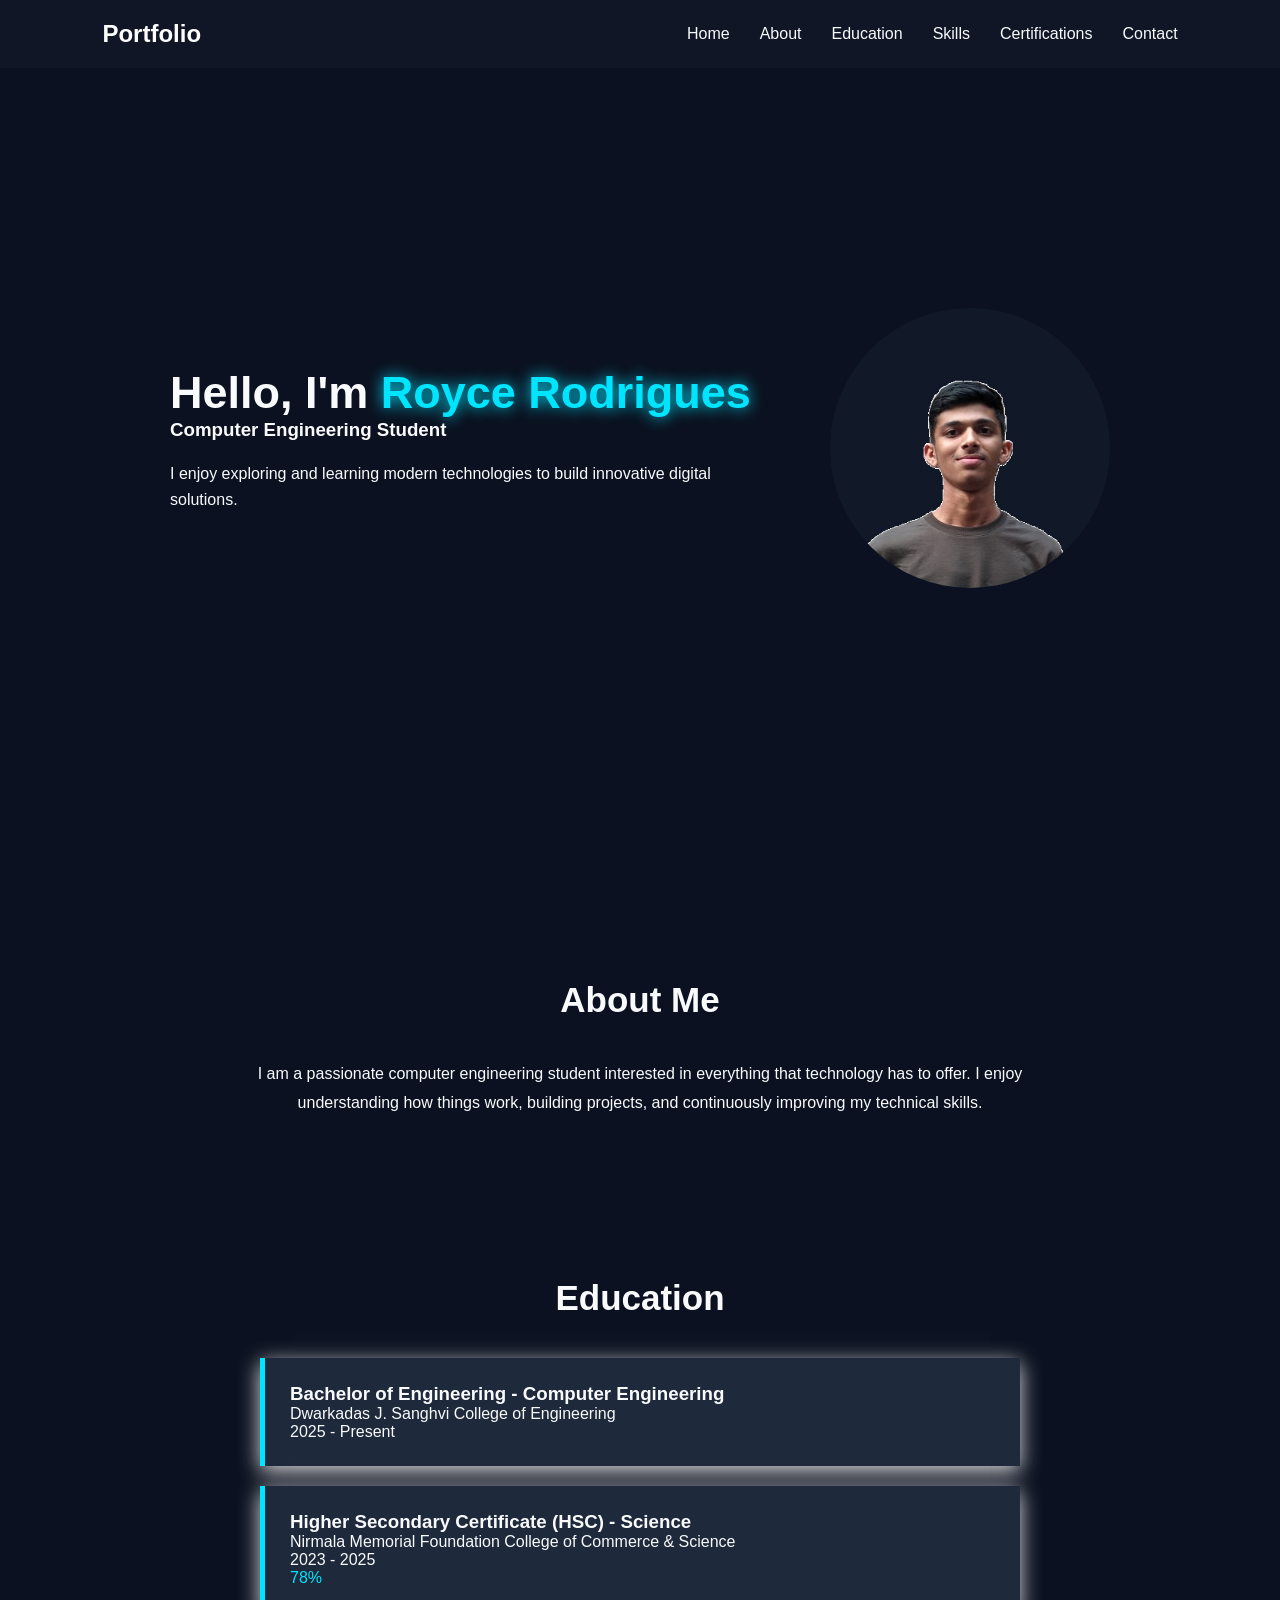
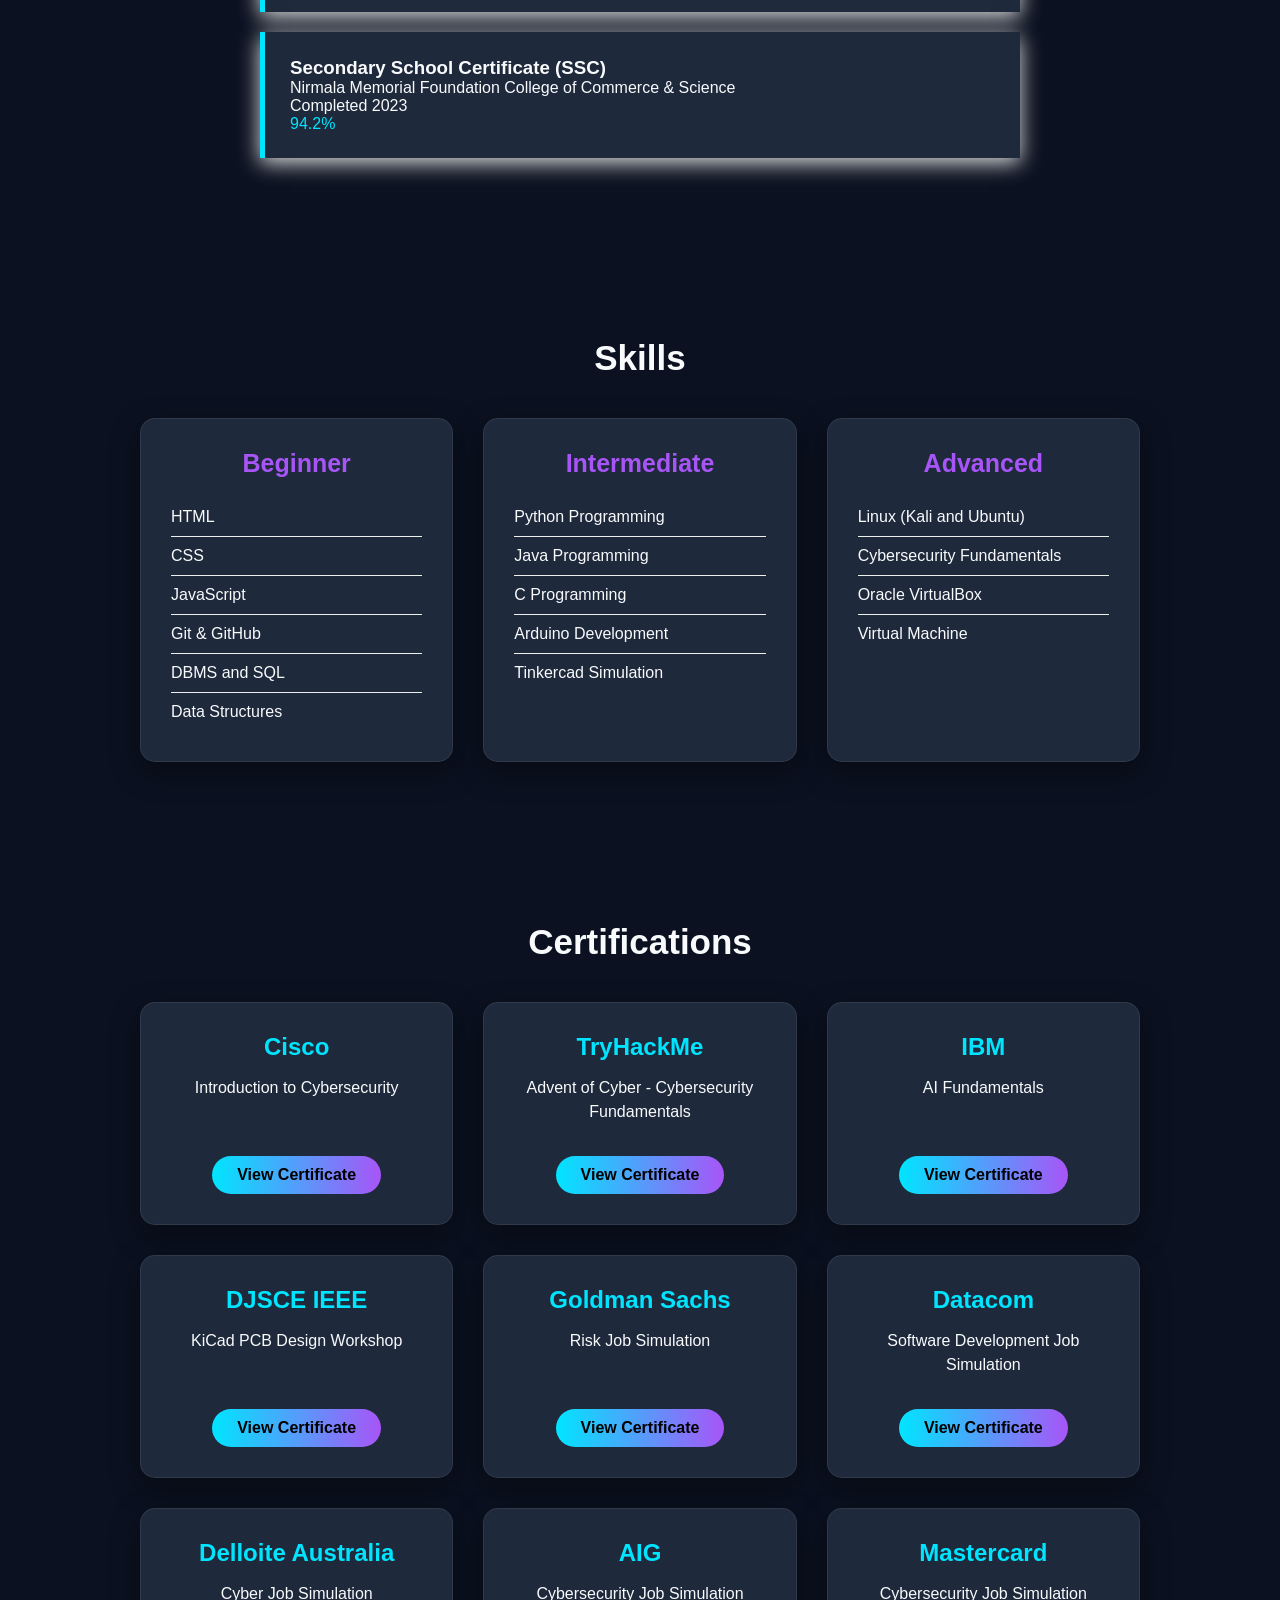
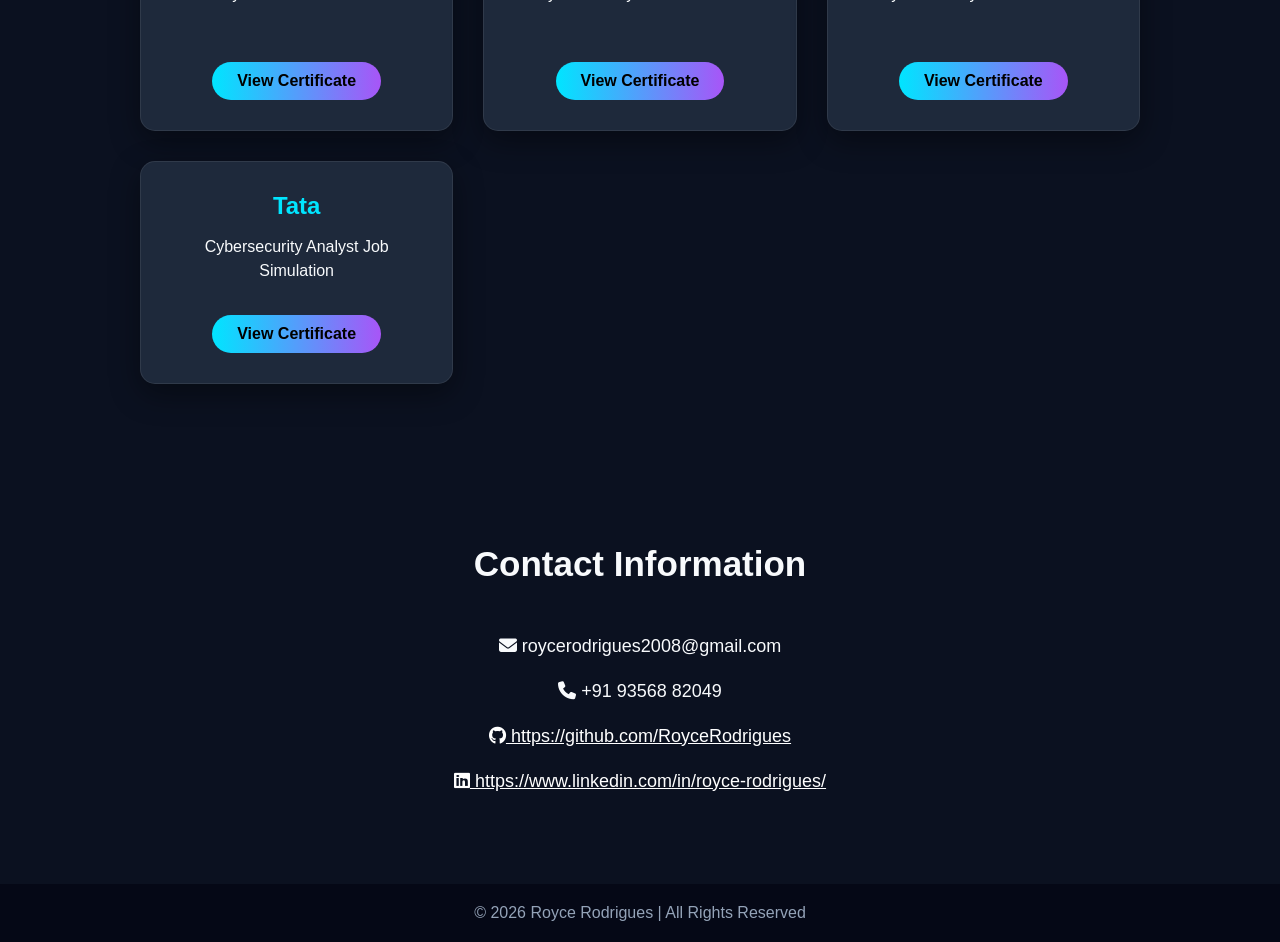
<file: info-tech-tasks/portfolio/index.html>
<!doctype html>
<html lang="en">
  <head>
    <meta charset="UTF-8" />
    <meta name="viewport" content="width=device-width, initial-scale=1.0" />
    <title>My Portfolio</title>

    <link rel="stylesheet" href="style.css" />

    <!-- Icons -->
    <link
      rel="stylesheet"
      href="https://cdnjs.cloudflare.com/ajax/libs/font-awesome/6.5.0/css/all.min.css"
    />
  </head>

  <body>
    <!-- Navigation -->
    <header>
      <nav>
        <h2 class="logo">Portfolio</h2>

        <ul id="menu">
          <li><a href="#home">Home</a></li>
          <li><a href="#about">About</a></li>
          <li><a href="#education">Education</a></li>
          <li><a href="#skills">Skills</a></li>
          <li><a href="#certifications">Certifications</a></li>
          <li><a href="#contact">Contact</a></li>
        </ul>

        <div class="menu-btn" onclick="toggleMenu()">
          <i class="fa-solid fa-bars"></i>
        </div>
      </nav>
    </header>

    <!-- Hero Section -->

    <section id="home" class="hero">
      <div class="hero-text">
        <h1>Hello, I'm <span>Royce Rodrigues</span></h1>

        <h3>Computer Engineering Student</h3>

        <p>
          I enjoy exploring and learning modern technologies to build innovative
          digital solutions.
        </p>

        <!-- <a href="#contact" class="btn"> Contact Me </a> -->
      </div>

      <div class="profile">
        <img src="profile.jpg" alt="Profile Picture" />
      </div>
    </section>

    <!-- About -->

    <section id="about">
      <h2 class="title">About Me</h2>

      <div class="about-container">
        <p>
          I am a passionate computer engineering student interested in
          everything that technology has to offer. I enjoy understanding how
          things work, building projects, and continuously improving my
          technical skills.
        </p>
      </div>
    </section>

    <!-- Education -->

    <section id="education">
      <h2 class="title">Education</h2>

      <div class="timeline">
        <div class="box">
          <h3>Bachelor of Engineering - Computer Engineering</h3>

          <p>Dwarkadas J. Sanghvi College of Engineering</p>

          <span> 2025 - Present </span>
        </div>

        <div class="box">
          <h3>Higher Secondary Certificate (HSC) - Science</h3>

          <p>Nirmala Memorial Foundation College of Commerce & Science</p>

          <span> 2023 - 2025 </span><br />
          <span style="color: #00e5ff"> 78% </span>
        </div>

        <div class="box">
          <h3>Secondary School Certificate (SSC)</h3>

          <p>Nirmala Memorial Foundation College of Commerce & Science</p>

          <span>Completed 2023</span><br />
          <span style="color: #00e5ff">94.2%</span>
        </div>
      </div>
    </section>

    <!-- Skills -->

    <section id="skills">
      <h2 class="title">Skills</h2>

      <div class="skills-category">
        <!-- Beginner Skills -->

        <div class="skill-box">
          <h3>Beginner</h3>

          <ul>
            <li>HTML</li>
            <li>CSS</li>
            <li>JavaScript</li>
            <li>Git & GitHub</li>
            <li>DBMS and SQL</li>
            <li>Data Structures</li>
          </ul>
        </div>

        <!-- Intermediate Skills -->

        <div class="skill-box">
          <h3>Intermediate</h3>
          <ul>
            <li>Python Programming</li>
            <li>Java Programming</li>
            <li>C Programming</li>
            <li>Arduino Development</li>
            <li>Tinkercad Simulation</li>
          </ul>
        </div>

        <!-- Advanced Skills -->

        <div class="skill-box">
          <h3>Advanced</h3>
          <ul>
            <li>Linux (Kali and Ubuntu)</li>
            <li>Cybersecurity Fundamentals</li>
            <li>Oracle VirtualBox</li>
            <li>Virtual Machine</li>
          </ul>
        </div>
      </div>
    </section>

    <!-- Certifications -->

    <section id="certifications">
      <h2 class="title">Certifications</h2>

      <div class="certification-container">
        <div class="cert-card">
          <h3>Cisco</h3>

          <p>Introduction to Cybersecurity</p>

          <a
            href="Certifications/Cisco - Introduction to Cybersecurity.pdf"
            target="_blank"
          >
            View Certificate
          </a>
        </div>

        <div class="cert-card">
          <h3>TryHackMe</h3>

          <p>Advent of Cyber - Cybersecurity Fundamentals</p>

          <a
            href="Certifications/THM - Advent of Cyber_2025.pdf"
            target="_blank"
          >
            View Certificate
          </a>
        </div>
        <div class="cert-card">
          <h3>IBM</h3>

          <p>AI Fundamentals</p>

          <a
            href="Certifications/IBM - Artificial Intelligence Fundamentals .pdf.pdf"
            target="_blank"
          >
            View Certificate
          </a>
        </div>

        <div class="cert-card">
          <h3>DJSCE IEEE</h3>

          <p>KiCad PCB Design Workshop</p>

          <a
            href="Certifications/DJSCE IEEE - KiCad PCB Design Workshop.png"
            target="_blank"
          >
            View Certificate
          </a>
        </div>

        <div class="cert-card">
          <h3>Goldman Sachs</h3>

          <p>Risk Job Simulation</p>

          <a
            href="Certifications/Goldman Sachs - Risk Job Simulation.pdf"
            target="_blank"
          >
            View Certificate
          </a>
        </div>

        <div class="cert-card">
          <h3>Datacom</h3>

          <p>Software Development Job Simulation</p>

          <a
            href="Certifications/Datacom - Software Development Job Simulation.pdf"
            target="_blank"
          >
            View Certificate
          </a>
        </div>

        <div class="cert-card">
          <h3>Delloite Australia</h3>

          <p>Cyber Job Simulation</p>

          <a
            href="Certifications/Delloite Australia - Cyber Job Simulation.pdf"
            target="_blank"
          >
            View Certificate
          </a>
        </div>

        <div class="cert-card">
          <h3>AIG</h3>

          <p>Cybersecurity Job Simulation</p>

          <a
            href="Certifications/AIG - Shields Up_ Cybersecurity Job Simulation.pdf"
            target="_blank"
          >
            View Certificate
          </a>
        </div>

        <div class="cert-card">
          <h3>Mastercard</h3>

          <p>Cybersecurity Job Simulation</p>

          <a
            href="Certifications/Mastercard - Cybersecurity Job Simulation.pdf"
            target="_blank"
          >
            View Certificate
          </a>
        </div>

        <div class="cert-card">
          <h3>Tata</h3>

          <p>Cybersecurity Analyst Job Simulation</p>

          <a
            href="Certifications/Tata - Cybersecurity Analyst Job Simulation.pdf"
            target="_blank"
          >
            View Certificate
          </a>
        </div>
      </div>
    </section>

    <!-- Contact -->

    <section id="contact">
      <h2 class="title">Contact Information</h2>

      <div class="contact-box">
        <p>
          <i class="fa-solid fa-envelope"></i>
          roycerodrigues2008@gmail.com
        </p>

        <p>
          <i class="fa-solid fa-phone"></i>
          +91 93568 82049
        </p>

        <a
          href="https://github.com/RoyceRodrigues"
          target="_blank"
          style="color: #ffffff"
        >
          <i class="fa-brands fa-github"></i>
          https://github.com/RoyceRodrigues
        </a>
        <br />
        <a
          href="https://www.linkedin.com/in/royce-rodrigues/"
          target="_blank"
          style="color: #ffffff"
        >
          <i class="fa-brands fa-linkedin"></i>
          https://www.linkedin.com/in/royce-rodrigues/
        </a>
      </div>
    </section>

    <footer>
      <p>© 2026 Royce Rodrigues | All Rights Reserved</p>
    </footer>

    <script src="script.js"></script>
  </body>
</html>
</file>
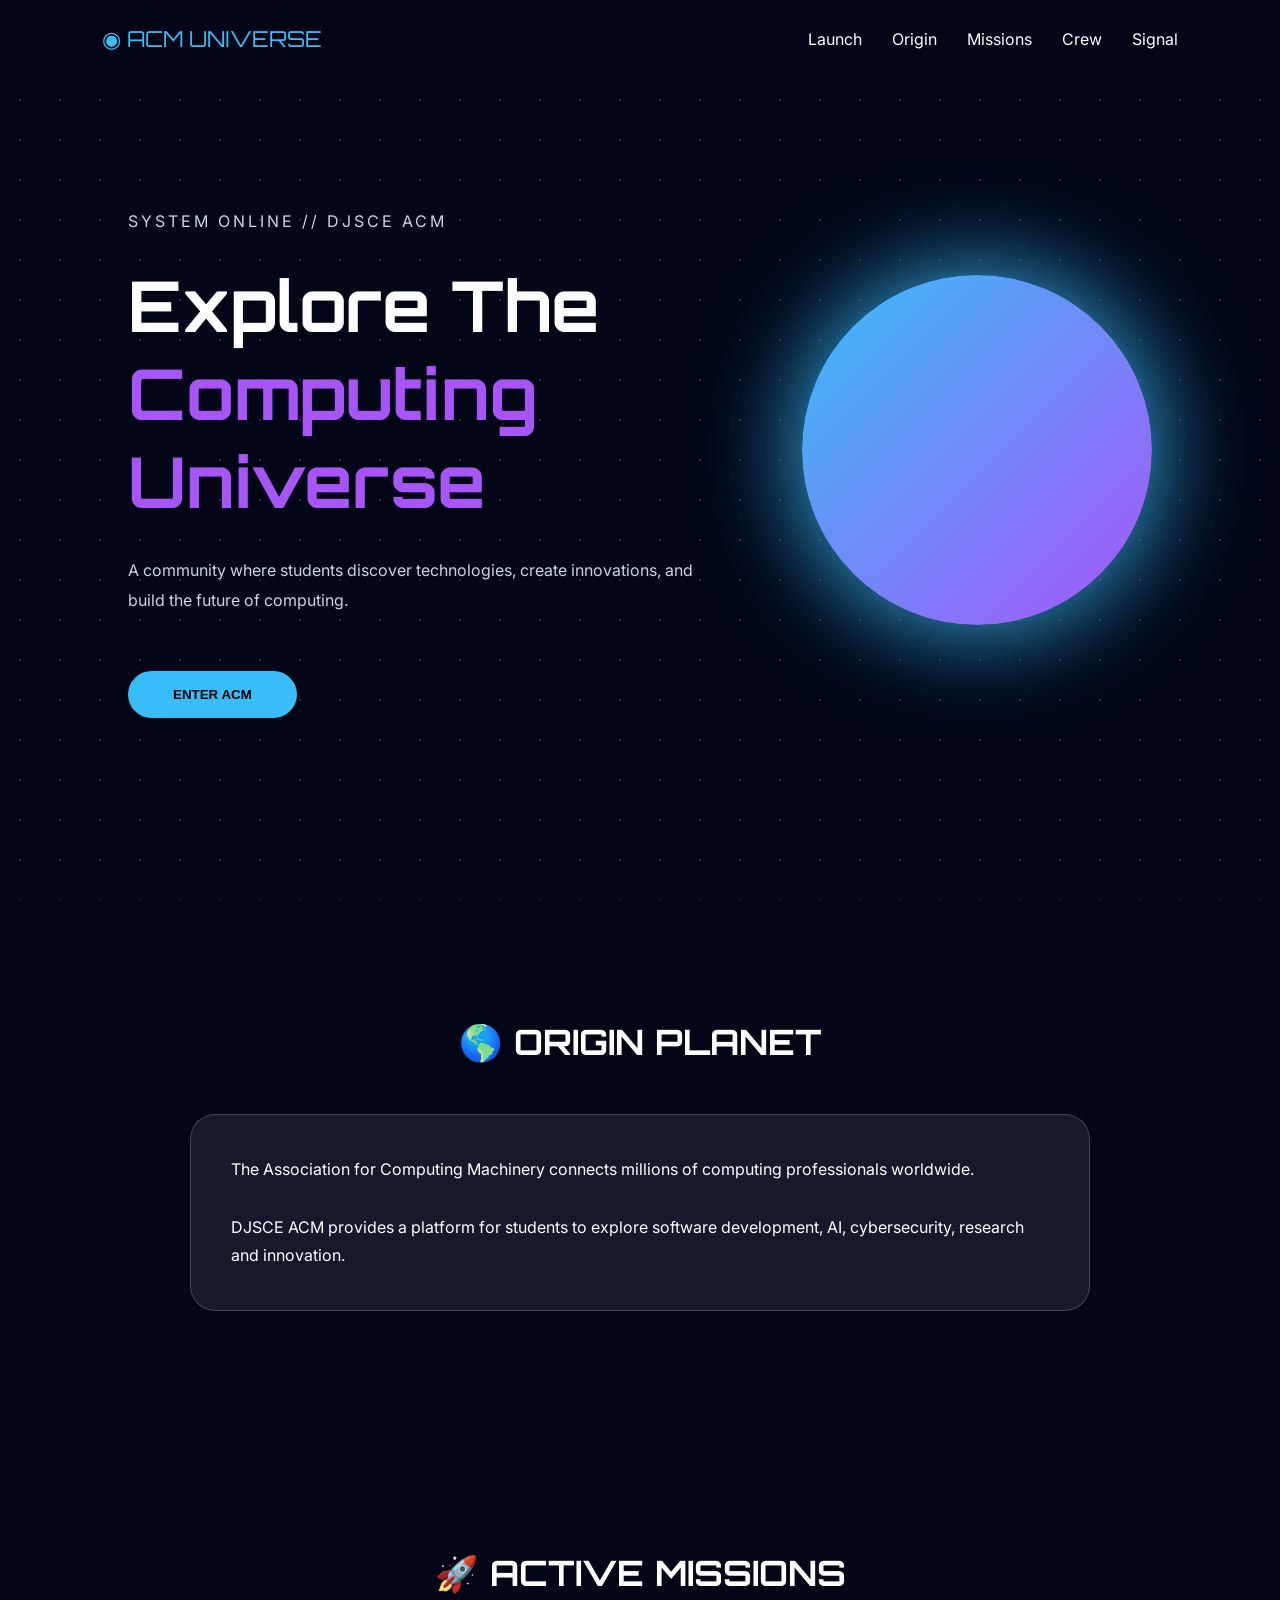
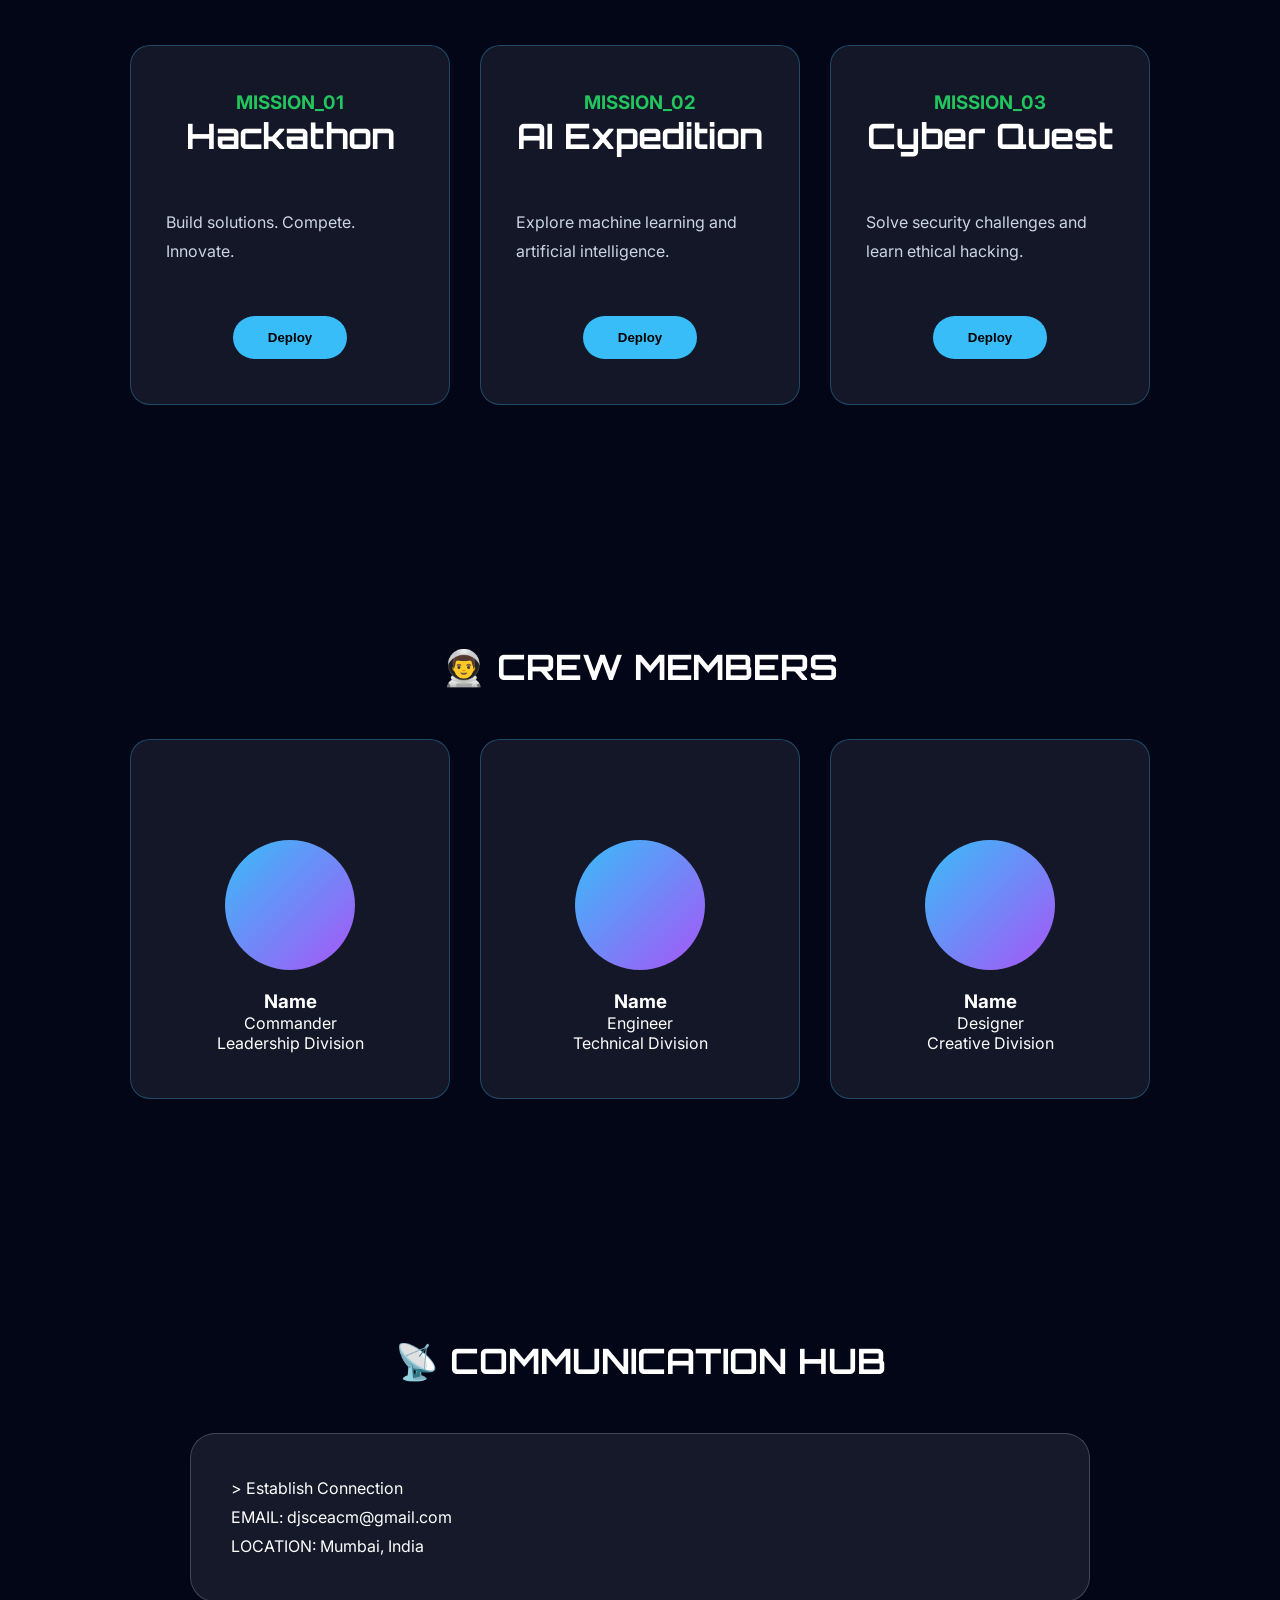
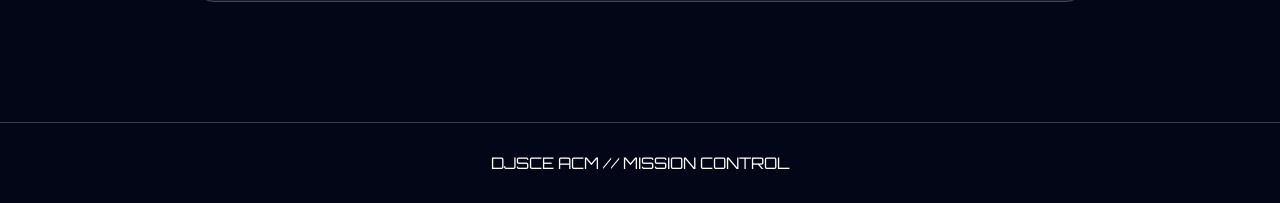
<file: info-tech-tasks/acm-website/theme1/index.html>
<!doctype html>
<html>
  <head>
    <title>DJSCE ACM Universe</title>

    <link rel="stylesheet" href="style.css" />

    <link
      href="https://fonts.googleapis.com/css2?family=Orbitron:wght@400;700&family=Inter&display=swap"
      rel="stylesheet"
    />
  </head>

  <body>
    <div class="stars"></div>

    <header>
      <nav>
        <div class="logo">◉ ACM UNIVERSE</div>

        <ul>
          <li><a href="#home">Launch</a></li>

          <li><a href="#about">Origin</a></li>

          <li><a href="#events">Missions</a></li>

          <li><a href="#team">Crew</a></li>

          <li><a href="#contact">Signal</a></li>
        </ul>
      </nav>
    </header>

    <section class="hero" id="home">
      <div class="hero-content">
        <p class="status">SYSTEM ONLINE // DJSCE ACM</p>

        <h1>
          Explore The
          <br />

          <span>Computing Universe</span>
        </h1>

        <p>
          A community where students discover technologies, create innovations,
          and build the future of computing.
        </p>

        <button>ENTER ACM</button>
      </div>

      <div class="planet">
        <div class="circle"></div>
      </div>
    </section>

    <section id="about">
      <h2>🌎 ORIGIN PLANET</h2>

      <div class="panel">
        <p>
          The Association for Computing Machinery connects millions of computing
          professionals worldwide.

          <br /><br />

          DJSCE ACM provides a platform for students to explore software
          development, AI, cybersecurity, research and innovation.
        </p>
      </div>
    </section>

    <section id="events">
      <h2>🚀 ACTIVE MISSIONS</h2>

      <div class="missions">
        <div class="mission">
          <h3>MISSION_01</h3>

          <h2>Hackathon</h2>

          <p>Build solutions. Compete. Innovate.</p>

          <button>Deploy</button>
        </div>

        <div class="mission">
          <h3>MISSION_02</h3>

          <h2>AI Expedition</h2>

          <p>Explore machine learning and artificial intelligence.</p>

          <button>Deploy</button>
        </div>

        <div class="mission">
          <h3>MISSION_03</h3>

          <h2>Cyber Quest</h2>

          <p>Solve security challenges and learn ethical hacking.</p>

          <button>Deploy</button>
        </div>
      </div>
    </section>

    <section id="team">
      <h2>👨‍🚀 CREW MEMBERS</h2>

      <div class="crew">
        <div class="member">
          <div class="avatar"></div>

          <h3>Name</h3>

          <p>Commander</p>

          <span> Leadership Division </span>
        </div>

        <div class="member">
          <div class="avatar"></div>

          <h3>Name</h3>

          <p>Engineer</p>

          <span> Technical Division </span>
        </div>

        <div class="member">
          <div class="avatar"></div>

          <h3>Name</h3>

          <p>Designer</p>

          <span> Creative Division </span>
        </div>
      </div>
    </section>

    <section id="contact">
      <h2>📡 COMMUNICATION HUB</h2>

      <div class="signal">
        <p>> Establish Connection</p>

        <p>EMAIL: djsceacm@gmail.com</p>

        <p>LOCATION: Mumbai, India</p>
      </div>
    </section>

    <footer>DJSCE ACM // MISSION CONTROL</footer>
  </body>
</html>
</file>
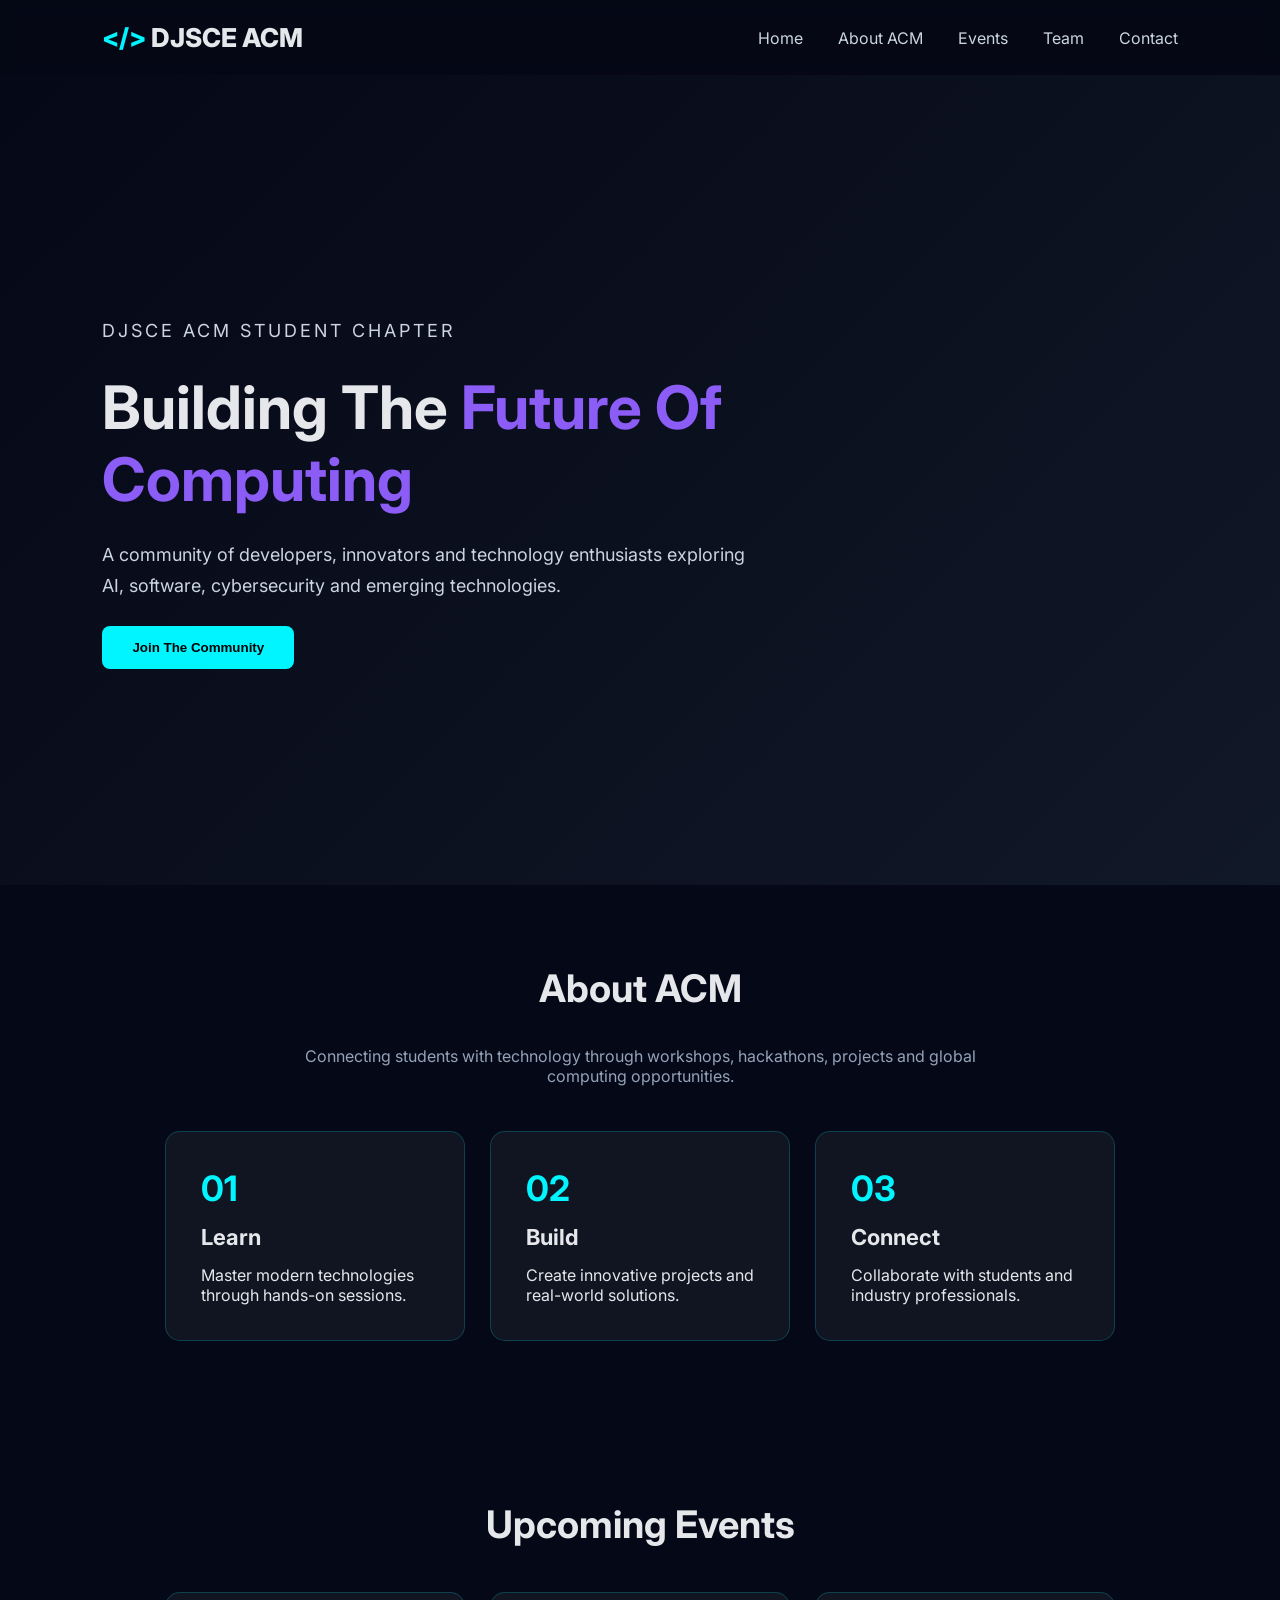
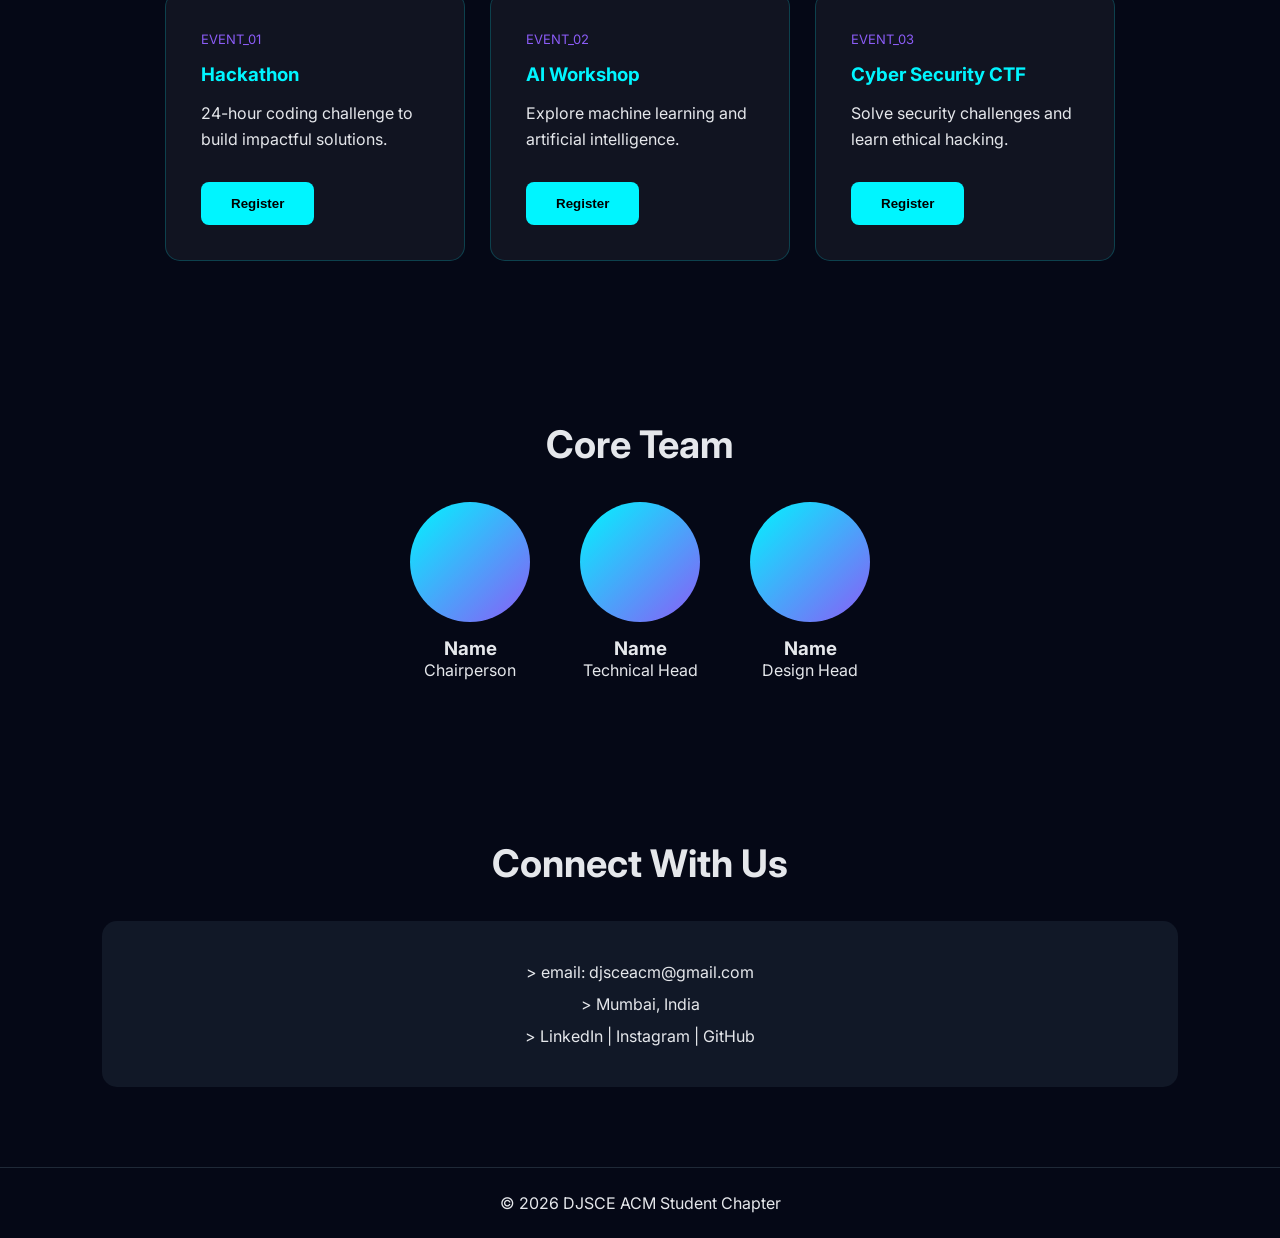
<file: info-tech-tasks/acm-website/theme2/index.html>
<!doctype html>
<html lang="en">
  <head>
    <meta charset="UTF-8" />
    <meta name="viewport" content="width=device-width, initial-scale=1.0" />

    <title>DJSCE ACM | Tech Nexus</title>

    <link rel="stylesheet" href="style.css" />

    <link
      href="https://fonts.googleapis.com/css2?family=Inter:wght@400;600;800&display=swap"
      rel="stylesheet"
    />
  </head>

  <body>
    <header>
      <nav>
        <div class="logo"><span>&lt;/&gt;</span> DJSCE ACM</div>

        <ul>
          <li><a href="#home">Home</a></li>
          <li><a href="#about">About ACM</a></li>
          <li><a href="#events">Events</a></li>
          <li><a href="#team">Team</a></li>
          <li><a href="#contact">Contact</a></li>
        </ul>
      </nav>
    </header>

    <section class="hero" id="home">
      <div>
        <p class="tag">DJSCE ACM STUDENT CHAPTER</p>

        <h1>
          Building The
          <span>Future Of Computing</span>
        </h1>

        <p>
          A community of developers, innovators and technology enthusiasts
          exploring AI, software, cybersecurity and emerging technologies.
        </p>

        <button>Join The Community</button>
      </div>
    </section>

    <section id="about">
      <h2>About ACM</h2>

      <p class="description">
        Connecting students with technology through workshops, hackathons,
        projects and global computing opportunities.
      </p>

      <div class="grid">
        <div class="card">
          <h3>01</h3>

          <h4>Learn</h4>

          <p>Master modern technologies through hands-on sessions.</p>
        </div>

        <div class="card">
          <h3>02</h3>

          <h4>Build</h4>

          <p>Create innovative projects and real-world solutions.</p>
        </div>

        <div class="card">
          <h3>03</h3>

          <h4>Connect</h4>

          <p>Collaborate with students and industry professionals.</p>
        </div>
      </div>
    </section>

    <section id="events">
      <h2>Upcoming Events</h2>

      <div class="grid">
        <div class="event">
          <span> EVENT_01 </span>

          <h3>Hackathon</h3>

          <p>24-hour coding challenge to build impactful solutions.</p>

          <button>Register</button>
        </div>

        <div class="event">
          <span> EVENT_02 </span>

          <h3>AI Workshop</h3>

          <p>Explore machine learning and artificial intelligence.</p>

          <button>Register</button>
        </div>

        <div class="event">
          <span> EVENT_03 </span>

          <h3>Cyber Security CTF</h3>

          <p>Solve security challenges and learn ethical hacking.</p>

          <button>Register</button>
        </div>
      </div>
    </section>

    <section id="team">
      <h2>Core Team</h2>

      <div class="team">
        <div>
          <div class="avatar"></div>
          <h3>Name</h3>
          <p>Chairperson</p>
        </div>

        <div>
          <div class="avatar"></div>
          <h3>Name</h3>
          <p>Technical Head</p>
        </div>

        <div>
          <div class="avatar"></div>
          <h3>Name</h3>
          <p>Design Head</p>
        </div>
      </div>
    </section>

    <section id="contact">
      <h2>Connect With Us</h2>

      <div class="contact">
        <p>&gt; email: djsceacm@gmail.com</p>

        <p>&gt; Mumbai, India</p>

        <p>&gt; LinkedIn | Instagram | GitHub</p>
      </div>
    </section>

    <footer>© 2026 DJSCE ACM Student Chapter</footer>
  </body>
</html>
</file>
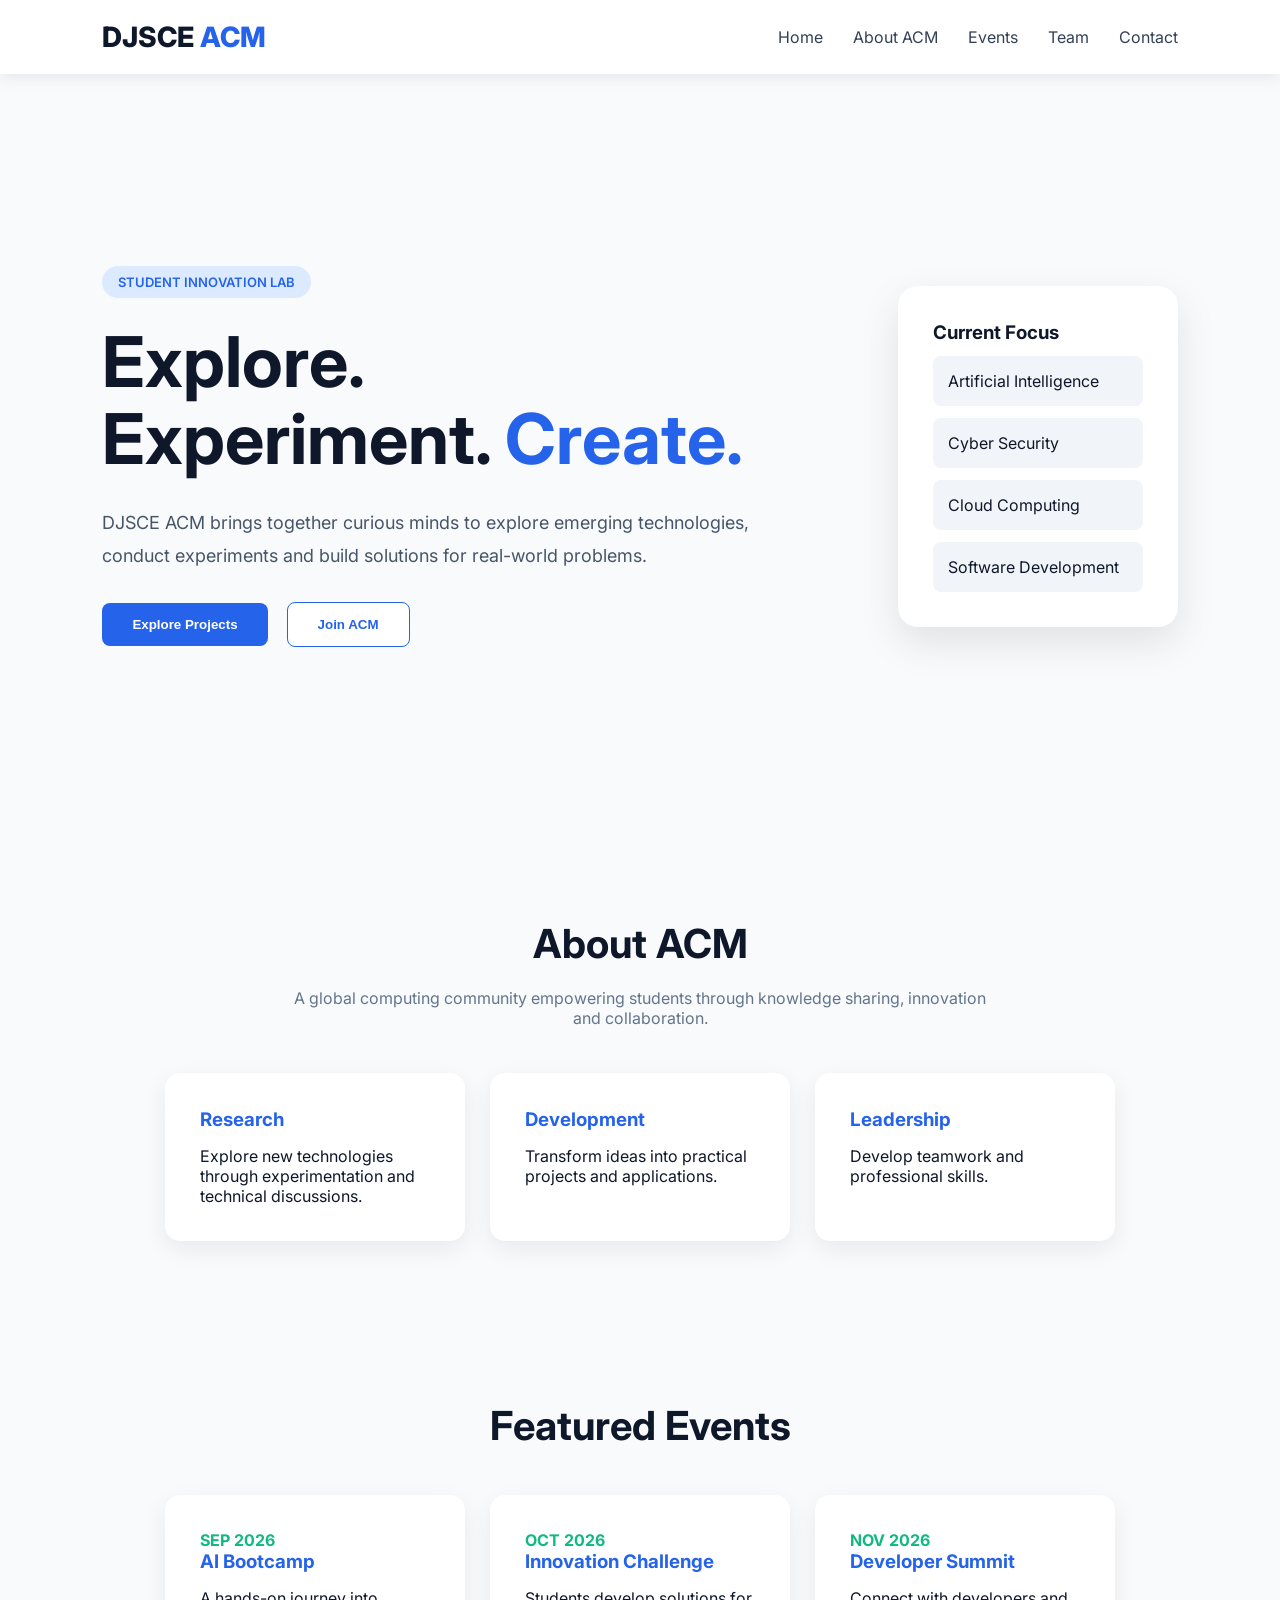
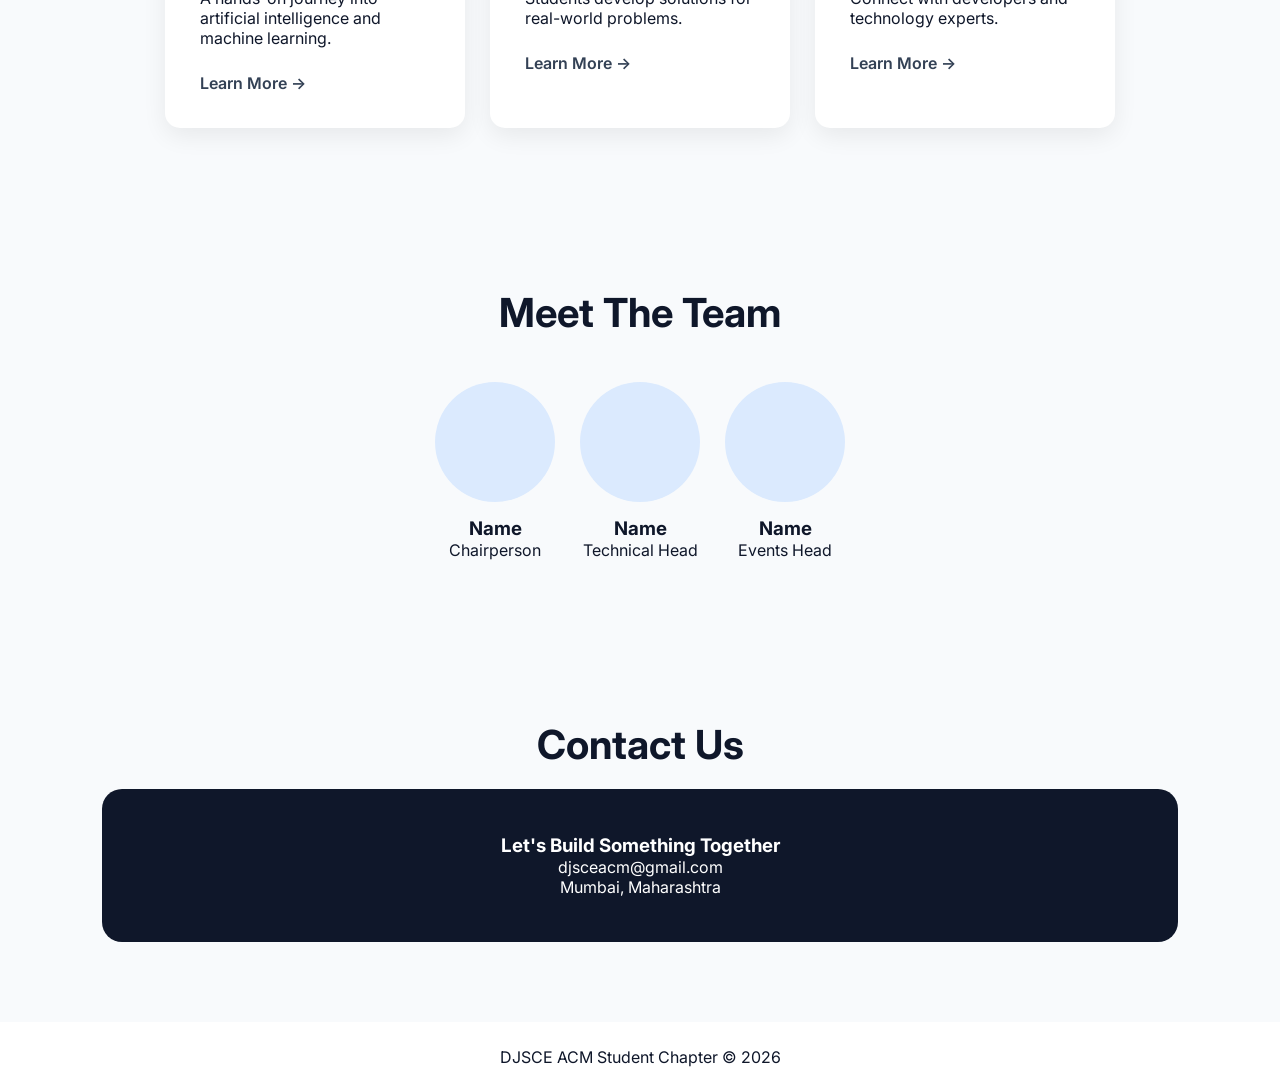
<file: info-tech-tasks/acm-website/theme3/index.html>
<!doctype html>
<html lang="en">
  <head>
    <meta charset="UTF-8" />
    <meta name="viewport" content="width=device-width, initial-scale=1.0" />

    <title>DJSCE ACM | Innovation Lab</title>

    <link rel="stylesheet" href="style.css" />

    <link
      href="https://fonts.googleapis.com/css2?family=Inter:wght@400;600;800&display=swap"
      rel="stylesheet"
    />
  </head>

  <body>
    <header>
      <nav>
        <div class="logo">DJSCE <span>ACM</span></div>

        <ul>
          <li><a href="#home">Home</a></li>
          <li><a href="#about">About ACM</a></li>
          <li><a href="#events">Events</a></li>
          <li><a href="#team">Team</a></li>
          <li><a href="#contact">Contact</a></li>
        </ul>
      </nav>
    </header>

    <section class="hero" id="home">
      <div class="hero-content">
        <div class="badge">STUDENT INNOVATION LAB</div>

        <h1>
          Explore. Experiment.
          <span>Create.</span>
        </h1>

        <p>
          DJSCE ACM brings together curious minds to explore emerging
          technologies, conduct experiments and build solutions for real-world
          problems.
        </p>

        <div class="buttons">
          <button>Explore Projects</button>

          <button class="secondary">Join ACM</button>
        </div>
      </div>

      <div class="hero-box">
        <h3>Current Focus</h3>

        <div>Artificial Intelligence</div>

        <div>Cyber Security</div>

        <div>Cloud Computing</div>

        <div>Software Development</div>
      </div>
    </section>

    <section id="about">
      <h2>About ACM</h2>

      <p class="subtitle">
        A global computing community empowering students through knowledge
        sharing, innovation and collaboration.
      </p>

      <div class="features">
        <div class="feature">
          <h3>Research</h3>

          <p>
            Explore new technologies through experimentation and technical
            discussions.
          </p>
        </div>

        <div class="feature">
          <h3>Development</h3>

          <p>Transform ideas into practical projects and applications.</p>
        </div>

        <div class="feature">
          <h3>Leadership</h3>

          <p>Develop teamwork and professional skills.</p>
        </div>
      </div>
    </section>

    <section id="events">
      <h2>Featured Events</h2>

      <div class="events">
        <div class="event">
          <p class="date">SEP 2026</p>

          <h3>AI Bootcamp</h3>

          <p>
            A hands-on journey into artificial intelligence and machine
            learning.
          </p>

          <a> Learn More → </a>
        </div>

        <div class="event">
          <p class="date">OCT 2026</p>

          <h3>Innovation Challenge</h3>

          <p>Students develop solutions for real-world problems.</p>

          <a> Learn More → </a>
        </div>

        <div class="event">
          <p class="date">NOV 2026</p>

          <h3>Developer Summit</h3>

          <p>Connect with developers and technology experts.</p>

          <a> Learn More → </a>
        </div>
      </div>
    </section>

    <section id="team">
      <h2>Meet The Team</h2>

      <div class="team">
        <div class="member">
          <div class="photo"></div>

          <h3>Name</h3>

          <p>Chairperson</p>
        </div>

        <div class="member">
          <div class="photo"></div>

          <h3>Name</h3>

          <p>Technical Head</p>
        </div>

        <div class="member">
          <div class="photo"></div>

          <h3>Name</h3>

          <p>Events Head</p>
        </div>
      </div>
    </section>

    <section id="contact">
      <h2>Contact Us</h2>

      <div class="contact">
        <h3>Let's Build Something Together</h3>

        <p>djsceacm@gmail.com</p>

        <p>Mumbai, Maharashtra</p>
      </div>
    </section>

    <footer>DJSCE ACM Student Chapter © 2026</footer>
  </body>
</html>
</file>
<file: info-tech-tasks/portfolio/style.css>
* {
  margin: 0;
  padding: 0;
  box-sizing: border-box;
  font-family: "Segoe UI", sans-serif;
}

html {
  scroll-behavior: smooth;
}

body {
  background: var(--background);
  color: var(--text);
}

header {
  position: fixed;
  width: 100%;
  top: 0;
  background: rgba(17, 24, 39, 0.9);
  backdrop-filter: blur(10px);
  z-index: 1000;
}

nav {
  display: flex;
  justify-content: space-between;
  align-items: center;
  padding: 20px 8%;
}

.logo {
  color: white;
}

nav ul {
  display: flex;
  list-style: none;
  gap: 30px;
}

nav ul li a {
  text-decoration: none;
  color: var(--text);
  transition: 0.3s;
  font-weight: 500;
}

nav ul li a:hover {
  color: var(--primary);
}

.menu-btn {
  display: none;
  color: white;
  font-size: 25px;
}

.hero {
  min-height: 100vh;
  display: flex;
  justify-content: center;
  align-items: center;
  gap: 60px;
  padding: 100px 8%;
}

.hero-text {
  max-width: 600px;
}

.hero h1 {
  font-size: 45px;
}

.hero span {
  color: var(--primary);
  text-shadow: 0 0 15px var(--primary);
}

.hero p {
  margin: 20px 0;
  line-height: 1.6;
}

.btn {
  background: linear-gradient(90deg, var(--primary), var(--secondary-accent));

  color: #000;
  font-weight: bold;
  box-shadow: 0 0 20px rgba(0, 229, 255, 0.4);
  padding: 12px 30px;
  border-radius: 25px;
  text-decoration: none;
}

.profile img {
  width: 280px;
  height: 280px;
  border-radius: 50%;
  object-fit: cover;
}

section {
  padding: 80px 8%;
}

.title {
  text-align: center;
  font-size: 35px;
  margin-bottom: 40px;
}

.about-container {
  text-align: center;
  max-width: 800px;
  margin: auto;
  line-height: 1.8;
}

.timeline {
  max-width: 800px;
  margin: auto;
}

.box {
  background: var(--card);
  padding: 25px;
  margin: 20px;
  border-left: 5px solid var(--primary);
  box-shadow: 0 5px 20px #ddd;
}

/* Skills Section */

.skills-category {
  display: grid;
  grid-template-columns: repeat(auto-fit, minmax(250px, 1fr));
  gap: 30px;
  max-width: 1000px;
  margin: auto;
}

.skill-box {
  background: var(--card);
  padding: 30px;
  border: 1px solid rgba(255, 255, 255, 0.08);
  border-radius: 15px;
  box-shadow: 0 10px 30px rgba(0, 0, 0, 0.4);
  transition: 0.3s;
}

.skill-box:hover {
  transform: translateY(-10px);
}

.skill-box h3 {
  text-align: center;
  color: var(--secondary-accent);
  margin-bottom: 20px;
  font-size: 25px;
}

.skill-box ul {
  list-style: none;
}

.skill-box li {
  padding: 10px 0;
  border-bottom: 1px solid #eee;
  font-size: 16px;
}

.skill-box li:last-child {
  border-bottom: none;
}

/* Certifications Section */

.certification-container {
  display: grid;
  grid-template-columns: repeat(auto-fit, minmax(250px, 1fr));
  gap: 30px;
  max-width: 1000px;
  margin: auto;
}

.cert-card {
  background: var(--card);
  padding: 30px;
  border: 1px solid rgba(255, 255, 255, 0.08);
  border-radius: 15px;
  box-shadow: 0 10px 30px rgba(0, 0, 0, 0.4);
  transition: 0.3s;
  text-align: center;
}

.cert-card:hover {
  transform: translateY(-10px);
}

.cert-card h3 {
  color: var(--primary);
  font-size: 24px;
  margin-bottom: 15px;
}

.cert-card p {
  min-height: 60px;
  line-height: 1.5;
  margin-bottom: 20px;
}

.cert-card a {
  text-decoration: none;
  background: linear-gradient(90deg, var(--primary), var(--secondary-accent));
  color: #000;
  font-weight: 600;
  padding: 10px 25px;
  border-radius: 20px;
  display: inline-block;
}

.cert-card a:hover {
  background: #1d4ed8;
}

.contact-box {
  text-align: center;
  line-height: 2.5;
  font-size: 18px;
}

footer {
  text-align: center;
  background: #050816;
  color: var(--muted);
  padding: 20px;
}

@media (max-width: 768px) {
  nav ul {
    display: none;
    flex-direction: column;
    background: #111827;
    position: absolute;
    right: 0;
    top: 70px;
    width: 200px;
    padding: 20px;
  }

  nav ul.active {
    display: flex;
  }

  .menu-btn {
    display: block;
  }

  .hero {
    flex-direction: column;
    text-align: center;
  }
}

:root {
  --background: #0b1120;
  --secondary: #111827;
  --card: #1e293b;

  --primary: #00e5ff;
  --secondary-accent: #a855f7;
  --success: #22c55e;

  --text: #f8fafc;
  --muted: #94a3b8;
}
</file>
<file: info-tech-tasks/acm-website/theme1/style.css>
* {
  margin: 0;
  padding: 0;
  box-sizing: border-box;
}

body {
  background: #020617;

  color: white;

  font-family: "Inter";

  overflow-x: hidden;
}

.stars {
  position: fixed;

  height: 100%;

  width: 100%;

  background-image: radial-gradient(white 1px, transparent 1px);

  background-size: 40px 40px;

  opacity: 0.15;

  z-index: -1;
}

header {
  position: fixed;

  width: 100%;

  top: 0;

  background: rgba(2, 6, 23, 0.7);

  backdrop-filter: blur(15px);

  z-index: 10;
}

nav {
  display: flex;

  justify-content: space-between;

  align-items: center;

  padding: 25px 8%;
}

ul {
  display: flex;

  gap: 45px;

  list-style: none;
}
.logo {
  font-family: "Orbitron";

  color: #38bdf8;

  font-size: 22px;
}

ul {
  display: flex;

  gap: 30px;

  list-style: none;
}

a {
  color: white;

  text-decoration: none;
}

a:hover {
  color: #38bdf8;
}

/* updates below */
.hero-content {
  max-width: 650px;
}

.hero-content p:not(.status) {
  margin-top: 30px;
  margin-bottom: 40px;

  line-height: 1.9;
}

.hero button {
  margin-top: 15px;

  padding: 16px 45px;
}

/* end here */

.hero {
  min-height: 100vh;

  display: flex;

  align-items: center;

  padding: 10%;

  justify-content: space-between;
}

.hero h1 {
  font-family: "Orbitron";

  font-size: 70px;
}

.hero h1 span {
  color: #a855f7;
}

.hero p {
  max-width: 600px;

  line-height: 1.8;

  margin: 25px 0;

  color: #cbd5e1;
}

.status {
  color: #22c55e;

  letter-spacing: 3px;
}

button {
  background: #38bdf8;

  border: none;

  padding: 14px 35px;

  border-radius: 30px;

  font-weight: bold;

  cursor: pointer;
}

button:hover {
  box-shadow: 0 0 30px #38bdf8;
}

.circle {
  height: 350px;

  width: 350px;

  border-radius: 50%;

  background: linear-gradient(135deg, #38bdf8, #a855f7);

  box-shadow: 0 0 100px #38bdf8;
}

section {
  padding: 120px 8%;
}

h2 {
  text-align: center;

  font-family: "Orbitron";

  font-size: 35px;

  margin-bottom: 50px;
}

.panel,
.signal {
  background: rgba(255, 255, 255, 0.08);

  border: 1px solid rgba(255, 255, 255, 0.2);

  padding: 40px;

  border-radius: 25px;

  max-width: 900px;

  margin: auto;

  line-height: 1.8;
}

.missions,
.crew {
  display: flex;

  gap: 30px;

  justify-content: center;
}

.mission,
.member {
  background: rgba(255, 255, 255, 0.07);

  border: 1px solid rgba(56, 189, 248, 0.3);

  padding: 45px 35px;

  border-radius: 20px;

  width: 320px;

  min-height: 360px;

  display: flex;

  flex-direction: column;

  justify-content: flex-start;

  transition: 0.3s;

  align-items: center;
}

.mission button {
  margin-top: auto;

  align-self: center;
}

.mission p {
  line-height: 1.8;

  color: #cbd5e1;

  margin-bottom: 35px;
}

.mission:hover,
.member:hover {
  transform: translateY(-15px);
}

.mission h3 {
  color: #22c55e;
}

.avatar {
  height: 130px;

  width: 130px;

  margin: auto;

  border-radius: 50%;

  background: linear-gradient(135deg, #38bdf8, #a855f7);

  margin-bottom: 20px;
}

.member {
  text-align: center;
}

footer {
  padding: 30px;

  text-align: center;

  border-top: 1px solid #334155;

  font-family: "Orbitron";
}

@media (max-width: 900px) {
  .hero,
  .missions,
  .crew,
  nav {
    flex-direction: column;

    align-items: center;
  }

  .hero h1 {
    font-size: 45px;
  }

  .circle {
    margin-top: 50px;
  }
}
</file>
<file: info-tech-tasks/acm-website/theme2/style.css>
* {
  margin: 0;
  padding: 0;
  box-sizing: border-box;
}

body {
  font-family: "Inter", sans-serif;

  background: #050816;

  color: #e5e7eb;
}

html {
  scroll-behavior: smooth;
}

/* NAVBAR */

header {
  position: sticky;
  top: 0;

  background: rgba(5, 8, 22, 0.8);

  backdrop-filter: blur(10px);

  z-index: 10;
}

nav {
  display: flex;

  justify-content: space-between;

  align-items: center;

  padding: 22px 8%;
}

.logo {
  font-size: 26px;
  font-weight: 800;
}

.logo span {
  color: #00f5ff;
}

ul {
  display: flex;

  gap: 35px;

  list-style: none;
}

a {
  text-decoration: none;

  color: #cbd5e1;
}

a:hover {
  color: #00f5ff;
}

/* HERO */

.hero {
  min-height: 90vh;

  display: flex;

  align-items: center;

  padding: 8%;

  background: linear-gradient(135deg, #050816, #111827);
}

.tag {
  color: #00f5ff;

  letter-spacing: 3px;

  margin-bottom: 20px;
}

.hero h1 {
  font-size: 60px;

  max-width: 800px;
}

.hero h1 span {
  color: #8b5cf6;
}

.hero p {
  font-size: 18px;

  max-width: 650px;

  line-height: 1.7;

  margin: 25px 0;

  color: #cbd5e1;
}

button {
  background: #00f5ff;

  border: none;

  padding: 14px 30px;

  border-radius: 8px;

  font-weight: 600;

  cursor: pointer;
}

button:hover {
  box-shadow: 0 0 25px #00f5ff;
}

section {
  padding: 80px 8%;
}

h2 {
  text-align: center;

  font-size: 38px;

  margin-bottom: 35px;
}

.description {
  text-align: center;

  max-width: 700px;

  margin: auto;

  color: #94a3b8;
}

/* CARDS */

.grid {
  display: flex;

  gap: 25px;

  justify-content: center;

  margin-top: 45px;
}

.card,
.event {
  background: rgba(255, 255, 255, 0.05);

  border: 1px solid rgba(0, 245, 255, 0.2);

  padding: 35px;

  border-radius: 15px;

  width: 300px;

  transition: 0.3s;
}

.card:hover,
.event:hover {
  transform: translateY(-10px);

  border-color: #00f5ff;
}

.card h3 {
  color: #00f5ff;

  font-size: 35px;
}

.card h4 {
  margin: 15px 0;

  font-size: 22px;
}

.event span {
  color: #8b5cf6;

  font-size: 13px;
}

.event h3 {
  margin: 15px 0;

  color: #00f5ff;
}

.event p {
  margin-bottom: 30px;

  line-height: 1.6;
}

/* TEAM */

.team {
  display: flex;

  justify-content: center;

  gap: 50px;

  text-align: center;
}

.avatar {
  height: 120px;

  width: 120px;

  border-radius: 50%;

  background: linear-gradient(135deg, #00f5ff, #8b5cf6);

  margin-bottom: 15px;
}

.contact {
  background: #111827;

  padding: 35px;

  border-radius: 15px;

  text-align: center;

  line-height: 2;
}

footer {
  text-align: center;

  padding: 25px;

  border-top: 1px solid #1f2937;
}

@media (max-width: 800px) {
  nav,
  .grid,
  .team {
    flex-direction: column;

    align-items: center;
  }

  .hero h1 {
    font-size: 40px;
  }
}
</file>
<file: info-tech-tasks/acm-website/theme3/style.css>
* {
  margin: 0;
  padding: 0;
  box-sizing: border-box;
}

body {
  font-family: "Inter", sans-serif;

  background: #f8fafc;

  color: #0f172a;
}

html {
  scroll-behavior: smooth;
}

/* NAVBAR */

header {
  background: white;

  position: sticky;

  top: 0;

  box-shadow: 0 4px 15px rgba(0, 0, 0, 0.08);

  z-index: 10;
}

nav {
  display: flex;

  justify-content: space-between;

  align-items: center;

  padding: 20px 8%;
}

.logo {
  font-size: 28px;

  font-weight: 800;
}

.logo span {
  color: #2563eb;
}

ul {
  display: flex;

  gap: 30px;

  list-style: none;
}

a {
  text-decoration: none;

  color: #334155;
}

a:hover {
  color: #2563eb;
}

/* HERO */

.hero {
  display: flex;

  justify-content: space-between;

  align-items: center;

  padding: 100px 8%;

  min-height: 85vh;
}

.hero-content {
  max-width: 650px;
}

.badge {
  display: inline-block;

  background: #dbeafe;

  color: #2563eb;

  padding: 8px 16px;

  border-radius: 20px;

  font-size: 13px;

  font-weight: 600;

  margin-bottom: 25px;
}

.hero h1 {
  font-size: 70px;

  line-height: 1.1;
}

.hero h1 span {
  color: #2563eb;
}

.hero p {
  font-size: 18px;

  color: #475569;

  line-height: 1.8;

  margin: 30px 0;
}

button {
  padding: 14px 30px;

  border: none;

  background: #2563eb;

  color: white;

  border-radius: 8px;

  cursor: pointer;

  font-weight: 600;
}

.secondary {
  background: white;

  color: #2563eb;

  border: 1px solid #2563eb;

  margin-left: 15px;
}

.hero-box {
  background: white;

  padding: 35px;

  border-radius: 20px;

  box-shadow: 0 15px 40px rgba(0, 0, 0, 0.1);

  width: 280px;
}

.hero-box div {
  background: #f1f5f9;

  padding: 15px;

  margin-top: 12px;

  border-radius: 8px;
}

section {
  padding: 80px 8%;
}

h2 {
  text-align: center;

  font-size: 40px;

  margin-bottom: 20px;
}

.subtitle {
  text-align: center;

  max-width: 700px;

  margin: auto;

  color: #64748b;
}

/* FEATURES */

.features,
.events,
.team {
  display: flex;

  gap: 25px;

  justify-content: center;

  margin-top: 45px;
}

.feature,
.event {
  background: white;

  padding: 35px;

  width: 300px;

  border-radius: 15px;

  box-shadow: 0 8px 25px rgba(0, 0, 0, 0.07);

  transition: 0.3s;
}

.feature:hover,
.event:hover {
  transform: translateY(-8px);
}

.feature h3,
.event h3 {
  margin-bottom: 15px;

  color: #2563eb;
}

.event .date {
  color: #10b981;

  font-weight: 700;
}

.event a {
  display: block;

  margin-top: 25px;

  font-weight: 600;
}

/* TEAM */

.member {
  text-align: center;
}

.photo {
  height: 120px;

  width: 120px;

  border-radius: 50%;

  background: #dbeafe;

  margin: auto;

  margin-bottom: 15px;
}

.contact {
  background: #0f172a;

  color: white;

  text-align: center;

  padding: 45px;

  border-radius: 20px;
}

footer {
  text-align: center;

  padding: 25px;

  background: white;
}

@media (max-width: 900px) {
  nav,
  .hero,
  .features,
  .events,
  .team {
    flex-direction: column;
  }

  .hero h1 {
    font-size: 45px;
  }

  .hero-box {
    margin-top: 40px;
  }
}
</file>
